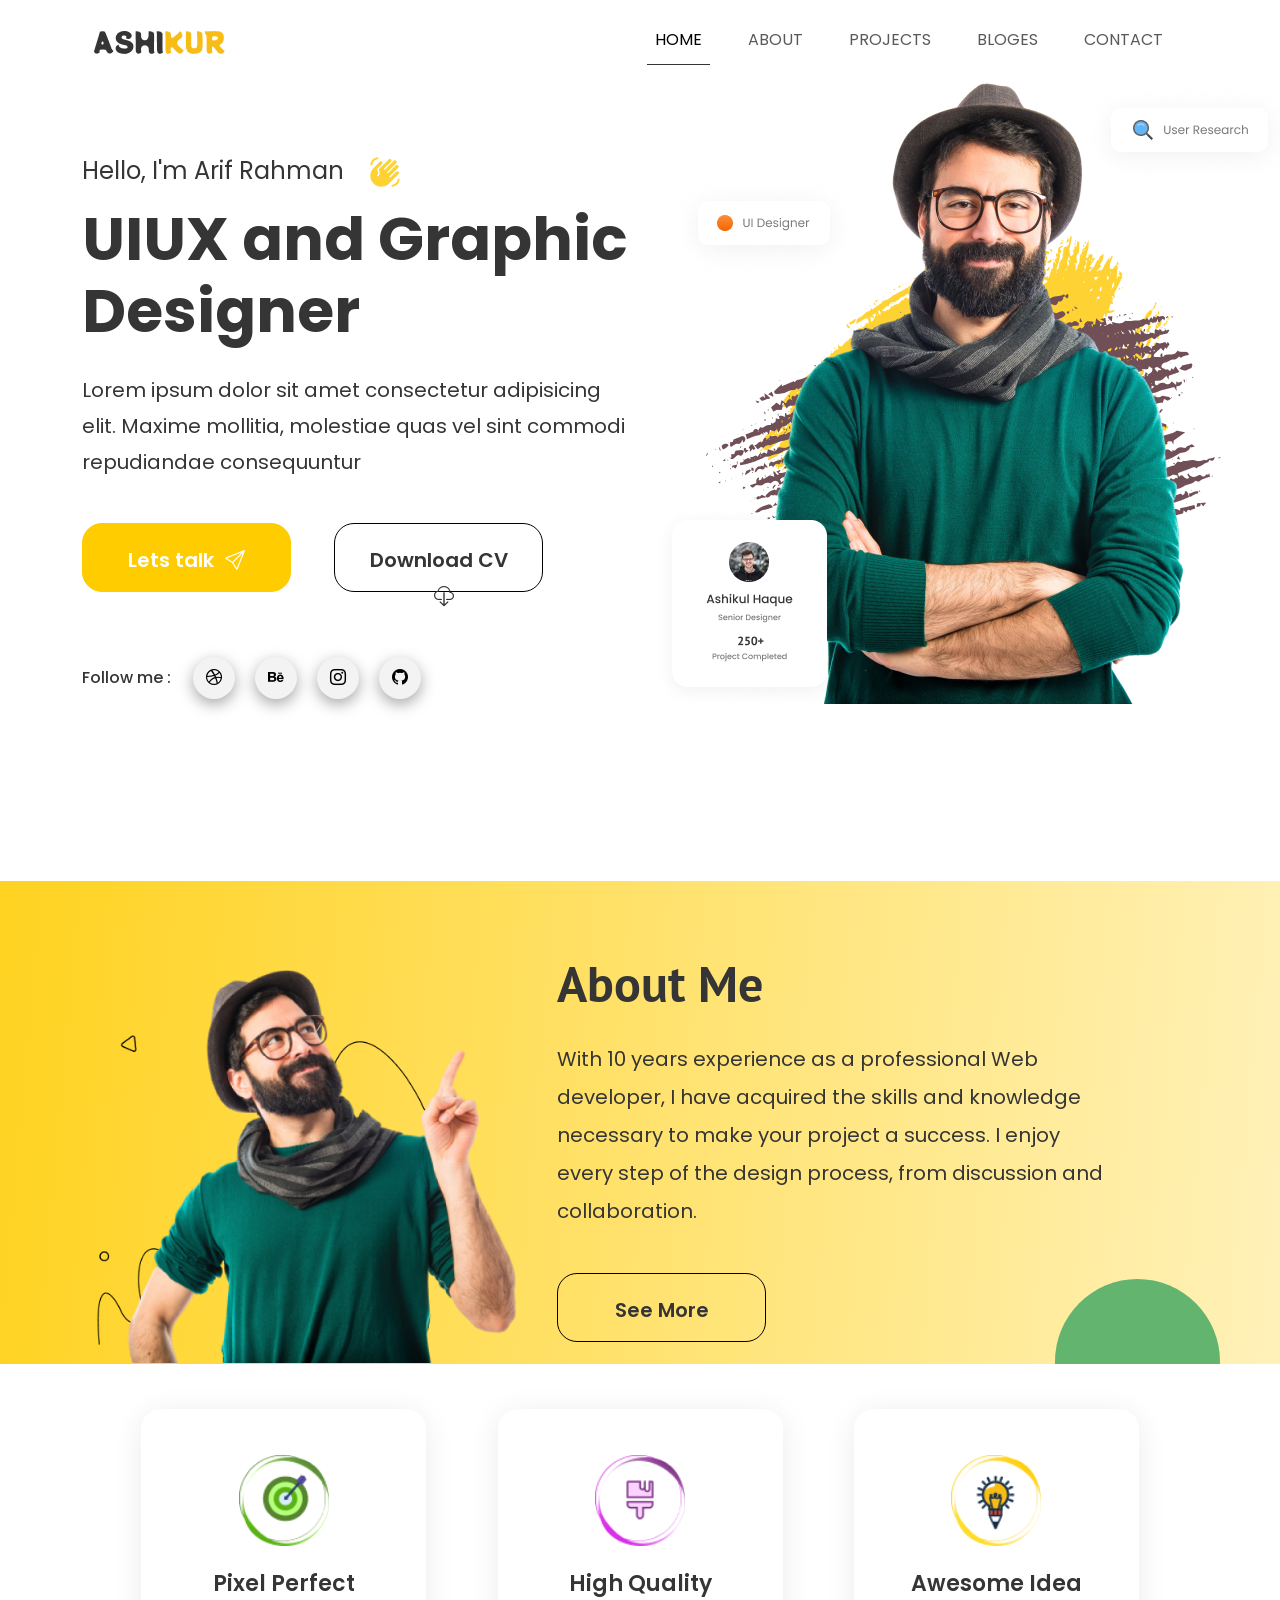
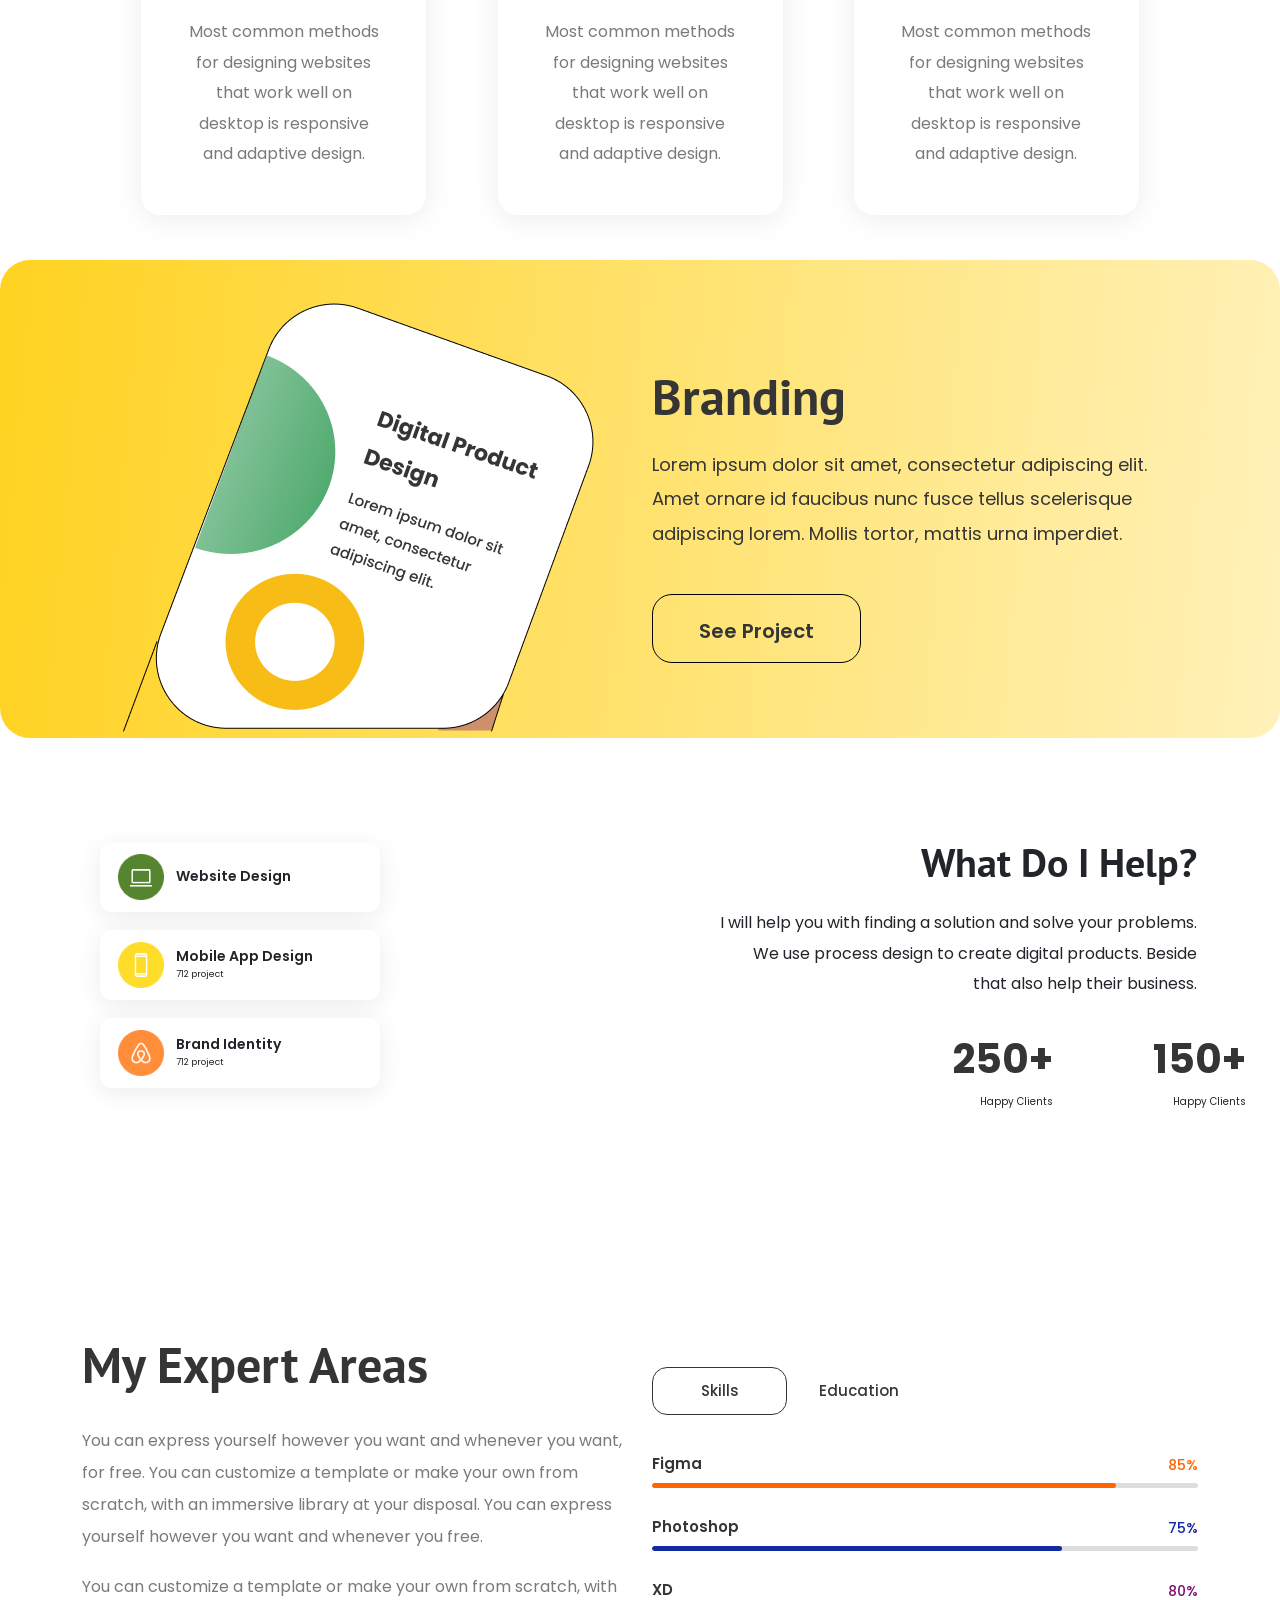
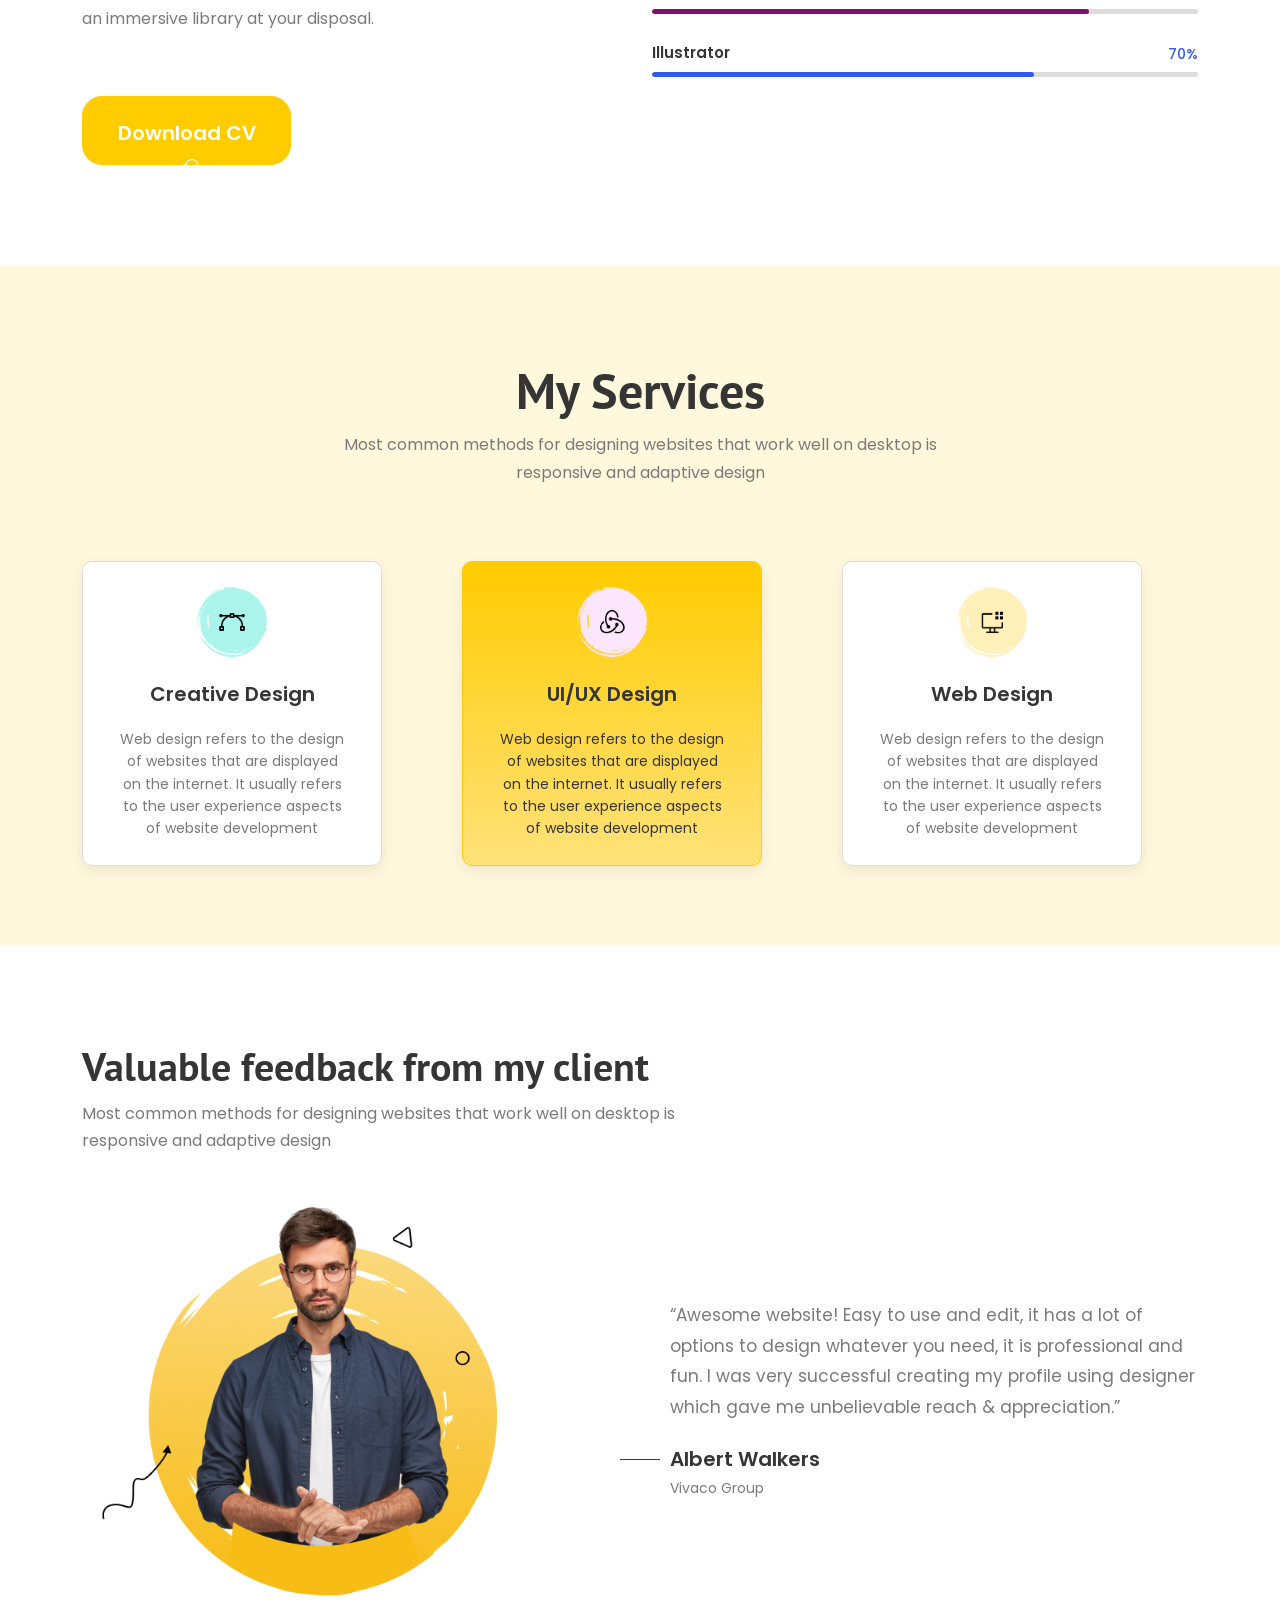
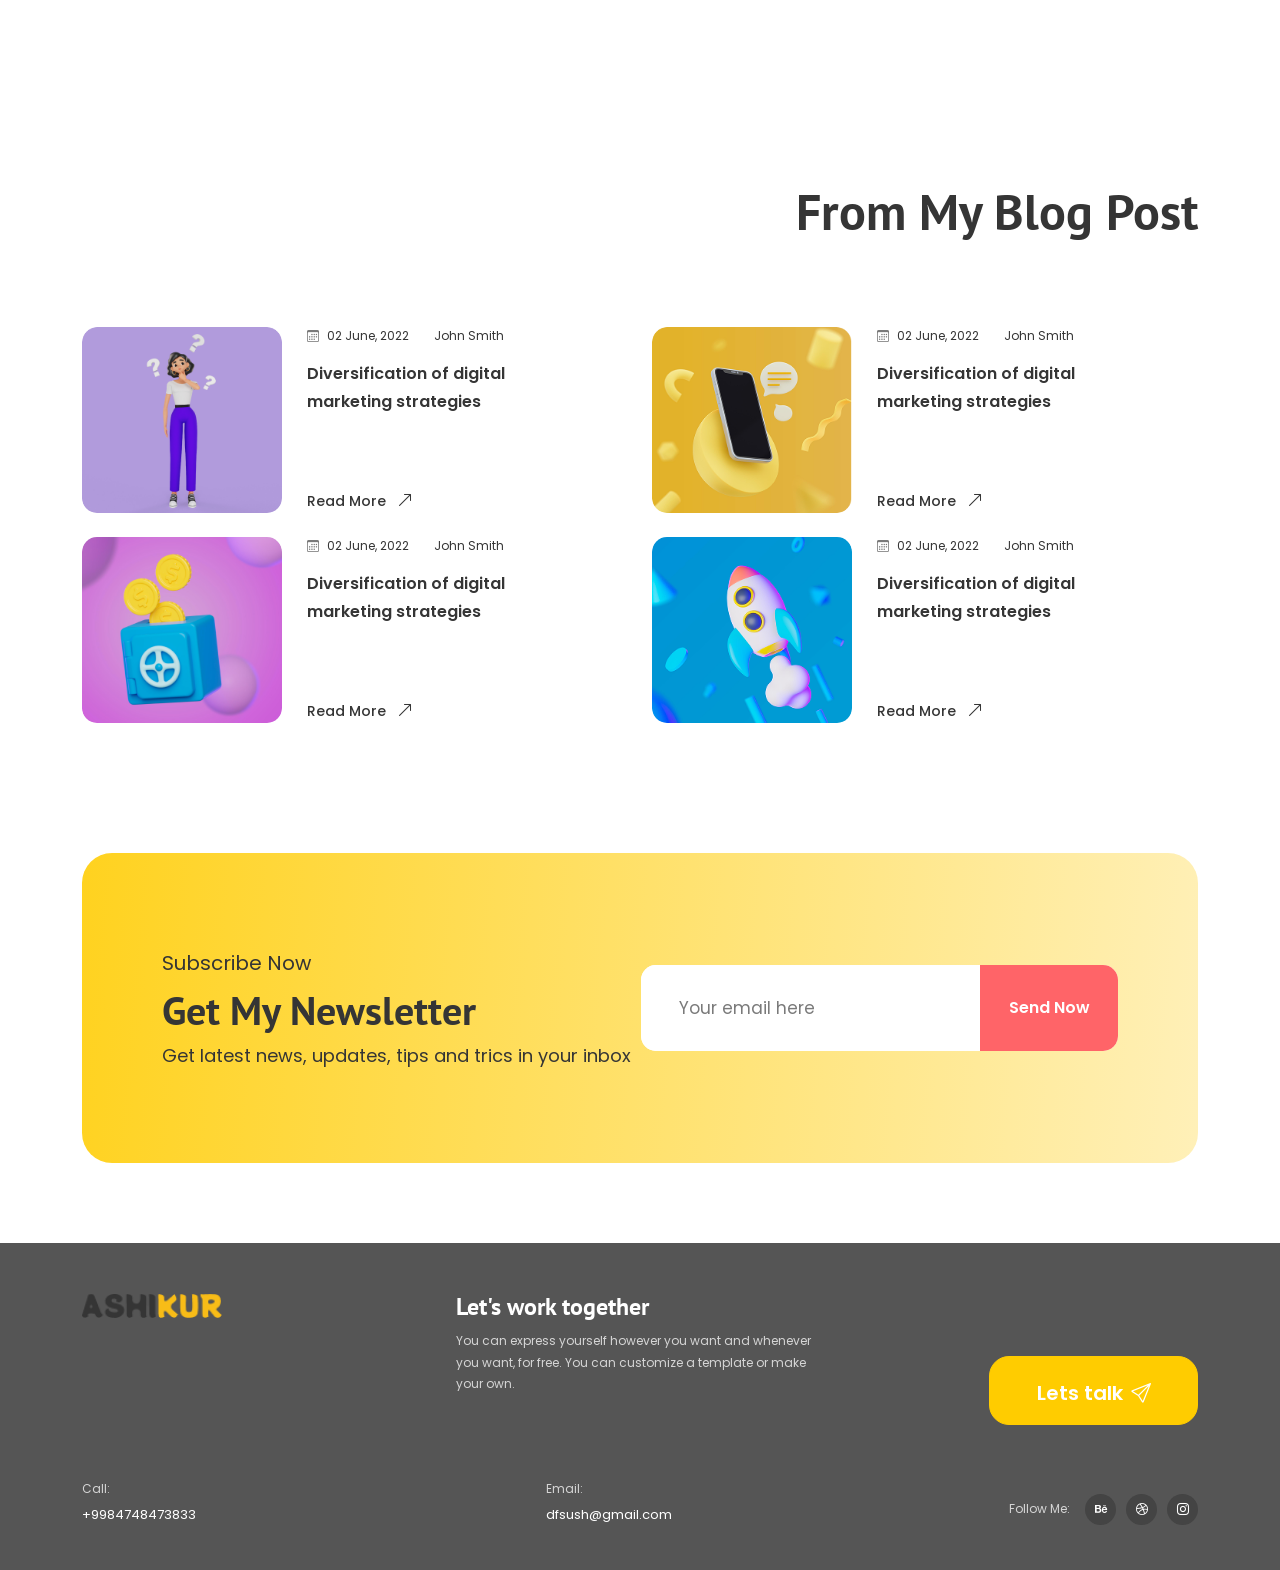
<file: index.html>
<!DOCTYPE html>
<html lang="en">

<head>
    <meta charset="UTF-8">
    <meta name="viewport" content="width=device-width, initial-scale=1.0">
    <title>ASHIKUR</title>
    <link rel="stylesheet" href="https://cdn.jsdelivr.net/npm/bootstrap-icons@1.13.1/font/bootstrap-icons.min.css">
    <link rel="stylesheet" href="./css/all.min.css">
    <link rel="stylesheet" href="./css/bootstrap.min.css">
    <link rel="stylesheet" href="./css/style.css">
    <link rel="stylesheet" href="./css/responsive.css">
</head>

<body>
    <!-- header -->
    <header>
        <nav>
            <div class="container">
                <nav class="navbar navbar-expand-lg">
                    <div class="container-fluid">
                        <a class="navbar-brand" href="#"><img src="./Images/Logo.png" alt=""></a>
                        <button class="navbar-toggler" type="button" data-bs-toggle="collapse"
                            data-bs-target="#navbarSupportedContent" aria-controls="navbarSupportedContent"
                            aria-expanded="false" aria-label="Toggle navigation">
                            <span><img src="./Images/menu.svg" alt=""></span>
                        </button>
                        <div class="collapse navbar-collapse " id="navbarSupportedContent">
                            <ul class="navbar-nav ms-auto mb-2 mb-lg-0">
                                <li class="nav-item">
                                    <a class="nav-link active" aria-current="page" href="#">HOME</a>
                                </li>
                                <li class="nav-item">
                                    <a class="nav-link" href="./about.html">ABOUT</a>
                                </li>
                                <li class="nav-item">
                                    <a class="nav-link" href="#">PROJECTS</a>
                                </li>
                                <li class="nav-item">
                                    <a class="nav-link" href="#">BLOGES</a>
                                </li>
                                <li class="nav-item">
                                    <a class="nav-link" href="#">CONTACT</a>
                                </li>

                            </ul>

                        </div>
                    </div>
                </nav>
            </div>
        </nav>
    </header>
    <!-- header end -->
    <!-- main -->
    <main>
        <section id="hero">
            <div class="container">
                <div class="row d-flex justify-content-between">
                    <div class="herocnt col-lg-6 order-2 order-lg-1">
                        <h4>Hello, I'm Arif Rahman <img src="./Images/hand_wave.svg" alt=""></h4>
                        <h1>UIUX and Graphic Designer</h1>
                        <p>Lorem ipsum dolor sit amet consectetur adipisicing elit. Maxime mollitia, molestiae quas vel
                            sint commodi repudiandae consequuntur </p>
                        <div class="herobtn ">
                            <a href="#" class="btn">Lets talk<i class="bi bi-send"></i></a>
                            <a href="#" class="btn ghost">Download CV <i class="bi bi-cloud-download"></i></a>
                        </div>
                        <div class="sociallinks">
                            <b>Follow me :</b>
                            <a href="#"><i class="bi bi-dribbble"></i></a>
                            <a href="#"><i class="bi bi-behance"></i></a>
                            <a href="#"><i class="bi bi-instagram"></i></a>
                            <a href="#"><i class="bi bi-github"></i></a>
                        </div>
                    </div>

                    <div class="heroimg col-lg-6 order-1 order-lg-2">
                        <img src="./Images/banner_img.png" alt="">
                    </div>
                </div>
            </div>
        </section>
        <section id="about">
            <div class="container">
                <div class="green-circle"></div>
                <div class="row" d-flex justify-content-between>
                    <div class="aboutimg col-lg-5 order-2 order-lg-1">
                        <img src="./Images/about_img.png" alt="">
                    </div>
                    <div class="aboutcnt col-lg-6 order-1 order-lg-2 ">
                        <h2>About Me</h2>
                        <p>With 10 years experience as a professional Web developer, I have acquired the skills and
                            knowledge necessary to make your project a success. I enjoy every step of the design
                            process, from discussion and collaboration.</p>
                        <a href="#" class="btn ghost">See More</a>
                    </div>

                </div>
            </div>
        </section>
        <section id="quality">
            <div class="container">
                <div class="row d-flex justify-content-evenly">

                    <div class="card col-lg-3">
                        <img src="./Images/ins1.png" alt="">

                        <div class="card-content">
                            <h5>Pixel Perfect</h5>
                            <p>
                                Most common methods for designing websites that work well on desktop is responsive and
                                adaptive design.
                            </p>
                        </div>
                    </div>

                    <div class="card col-lg-3">
                        <img src="./Images/ins2.png" alt="">

                        <div class="card-content">
                            <h5>High Quality</h5>
                            <p>
                                Most common methods for designing websites that work well on desktop is responsive and
                                adaptive design.
                            </p>
                        </div>
                    </div>

                    <div class="card col-lg-3">
                        <img src="./Images/ins3.png" alt="">

                        <div class="card-content">
                            <h5>Awesome Idea</h5>
                            <p>
                                Most common methods for designing websites that work well on desktop is responsive and
                                adaptive design.
                            </p>
                        </div>
                    </div>

                </div>
            </div>
        </section>
        <section id="branding">
            <div class="container">
                <div class="row">
                    <div class="brandimg col-6 order-lg-1 order-2">
                        <img src="./Images/Branding.png" alt="">
                    </div>
                    <div class="brandcnt col-6 order-lg-2 order-1">
                        <h2>Branding</h2>
                        <p>Lorem ipsum dolor sit amet, consectetur adipiscing elit. Amet ornare id faucibus nunc fusce
                            tellus scelerisque adipiscing lorem. Mollis tortor, mattis urna imperdiet.</p>
                        <a href="#" class="btn ghost">See Project</a>
                    </div>
                    <div class="shape"><img src="./Images/Ellipse 56.png" alt=""></div>
                </div>
            </div>
        </section>
        <section id="help">
            <div class="container">
                <div class="row">

                    <div class="cards col-lg-4 order-lg-1 order-2">
                        <div class="card">
                            <img src="./Images/website.png" alt="">
                            <div>
                                <h6>Website Design</h6>
                            </div>
                        </div>

                        <div class="card">
                            <img src="./Images/mobile.png" alt="">
                            <div>
                                <h6>Mobile App Design</h6>
                                <small>712 project</small>
                            </div>
                        </div>

                        <div class="card">
                            <img src="./Images/brndidentity.png" alt="">
                            <div>
                                <h6>Brand Identity</h6>
                                <small>712 project</small>
                            </div>
                        </div>
                    </div>

                    <div class="info col-lg-6 order-lg-2 order-1">
                        <h3>What Do I Help?</h3>

                        <p>
                            I will help you with finding a solution and solve your
                            problems. We use process design to create digital products.
                            Beside that also help their business.
                        </p>

                        <div class="success">
                            <div>
                                <strong>250+</strong>
                                <span>Happy Clients</span>
                            </div>

                            <div>
                                <strong>150+</strong>
                                <span>Happy Clients</span>
                            </div>
                        </div>
                    </div>

                </div>
            </div>
        </section>
        <section id="expert">
            <div class="container">
                <div class="row align-items-center">

                    <!-- Left Side -->
                    <div class="col-lg-6">

                        <h2>My Expert Areas</h2>

                        <p>
                            You can express yourself however you want and whenever
                            you want, for free. You can customize a template or make
                            your own from scratch, with an immersive library at your
                            disposal. You can express yourself however you want and
                            whenever you free.
                        </p>

                        <p>
                            You can customize a template or make your own from
                            scratch, with an immersive library at your disposal.
                        </p>

                        <a href="#" class="btn ">
                            Download CV
                            <i class="bi bi-cloud-download"></i>
                        </a>

                    </div>


                    <!-- Right Side -->
                    <div class="col-lg-6">

                        <!-- Tab Buttons -->
                        <div class="expert-tabs">

                            <input type="radio" name="expert-tab" id="skills" checked>
                            <label for="skills">Skills</label>

                            <input type="radio" name="expert-tab" id="education">
                            <label for="education">Education</label>


                            <!-- Skills Content -->
                            <div class="skills-content">

                                <div class="skill">
                                    <div class="d-flex justify-content-between">
                                        <h6>Figma</h6>
                                        <span>85%</span>
                                    </div>

                                    <div class="progress">
                                        <div class="progress-bar figma" style="width: 85%;">
                                        </div>
                                    </div>
                                </div>


                                <div class="skill">
                                    <div class="d-flex justify-content-between">
                                        <h6>Photoshop</h6>
                                        <span>75%</span>
                                    </div>

                                    <div class="progress">
                                        <div class="progress-bar photoshop" style="width: 75%;">
                                        </div>
                                    </div>
                                </div>


                                <div class="skill">
                                    <div class="d-flex justify-content-between">
                                        <h6>XD</h6>
                                        <span>80%</span>
                                    </div>

                                    <div class="progress">
                                        <div class="progress-bar xd" style="width: 80%;">
                                        </div>
                                    </div>
                                </div>


                                <div class="skill">
                                    <div class="d-flex justify-content-between">
                                        <h6>Illustrator</h6>
                                        <span>70%</span>
                                    </div>

                                    <div class="progress">
                                        <div class="progress-bar illustrator" style="width: 70%;">
                                        </div>
                                    </div>
                                </div>

                            </div>


                            <!-- Education Content -->
                            <div class="education-content">

                                <div class="education-item">
                                    <h5>Secondary School Certificate</h5>
                                    <span>2024 - 2026</span>
                                    <p>
                                        Completed secondary education with a strong
                                        interest in technology, mathematics and
                                        web development.
                                    </p>
                                </div>


                                <div class="education-item">
                                    <h5>Web Design & Development</h5>
                                    <span>2025 - Present</span>
                                    <p>
                                        Learning HTML, CSS, Bootstrap, responsive
                                        web design and modern front-end development.
                                    </p>
                                </div>


                                <div class="education-item">
                                    <h5>UI/UX Design</h5>
                                    <span>2026 - Present</span>
                                    <p>
                                        Developing skills in UI design, layout,
                                        typography, color theory and user experience.
                                    </p>
                                </div>

                            </div>

                        </div>

                    </div>

                </div>
            </div>
        </section>
        <section id="services">
            <div class="container">

                <!-- Heading -->
                <div class="service-heading">
                    <h2>My Services</h2>

                    <p>
                        Most common methods for designing websites that work well on
                        desktop is responsive and adaptive design
                    </p>
                </div>


                <!-- Service Cards -->
                <div class="row justify-content-center g-4">

                    <!-- Creative Design -->
                    <div class="col-lg-4 col-md-6">

                        <div class="service-card">

                            <div class="service-icon">
                                <img src="./Images/service1.png" alt="">
                            </div>

                            <div class="service-content">

                                <h4>Creative Design</h4>

                                <p>
                                    Web design refers to the design of websites that
                                    are displayed on the internet. It usually refers
                                    to the user experience aspects of website
                                    development
                                </p>

                            </div>

                        </div>

                    </div>


                    <!-- UI/UX Design -->
                    <div class="col-lg-4 col-md-6">

                        <div class="service-card active">

                            <div class="service-icon">
                                <img src="./Images/service2.png" alt="">
                            </div>

                            <div class="service-content">

                                <h4>UI/UX Design</h4>

                                <p>
                                    Web design refers to the design of websites that
                                    are displayed on the internet. It usually refers
                                    to the user experience aspects of website
                                    development
                                </p>

                            </div>

                        </div>

                    </div>


                    <!-- Web Design -->
                    <div class="col-lg-4 col-md-6">

                        <div class="service-card">

                            <div class="service-icon">
                                <img src="./Images/service3.png" alt="">
                            </div>

                            <div class="service-content">

                                <h4>Web Design</h4>

                                <p>
                                    Web design refers to the design of websites that
                                    are displayed on the internet. It usually refers
                                    to the user experience aspects of website
                                    development
                                </p>

                            </div>

                        </div>

                    </div>

                </div>

            </div>
        </section>
        <section id="feedback">
            <div class="container">

                <div class="feedback-heading">
                    <h2>Valuable feedback from my client</h2>
                    <p>
                        Most common methods for designing websites that work well on desktop is
                        responsive and adaptive design
                    </p>
                </div>

                <div class="feedback-content">

                    <div class="feedback-img">
                        <img src="./Images/feedback.png" alt="">
                    </div>

                    <div class="feedback-text">
                        <p>
                            “Awesome website! Easy to use and edit, it has a lot of options
                            to design whatever you need, it is professional and fun. I was
                            very successful creating my profile using designer which gave me
                            unbelievable reach & appreciation.”
                        </p>

                        <h4>Albert Walkers</h4>
                        <span>Vivaco Group</span>
                    </div>

                </div>

            </div>
        </section>
        <section id="blog">
            <div class="container">

                <div class="blog-heading">
                    <h2>From My Blog Post</h2>
                </div>

                <div class="row g-4">

                    <!-- Blog 1 -->
                    <div class="col-lg-6">
                        <div class="blog-item">
                            <div class="blog-img">
                                <img src="./Images/blog1.png" alt="">
                            </div>

                            <div class="blog-content">
                                <div class="blog-meta">
                                    <span><i class="bi bi-calendar3"></i> 02 June, 2022</span>
                                    <span>John Smith</span>
                                </div>

                                <h4>Diversification of digital marketing strategies</h4>

                                <a href="#">
                                    Read More
                                    <i class="bi bi-arrow-up-right"></i>
                                </a>
                            </div>
                        </div>
                    </div>

                    <!-- Blog 2 -->
                    <div class="col-lg-6">
                        <div class="blog-item">
                            <div class="blog-img">
                                <img src="./Images/blog2.png" alt="">
                            </div>

                            <div class="blog-content">
                                <div class="blog-meta">
                                    <span><i class="bi bi-calendar3"></i> 02 June, 2022</span>
                                    <span>John Smith</span>
                                </div>

                                <h4>Diversification of digital marketing strategies</h4>

                                <a href="#">
                                    Read More
                                    <i class="bi bi-arrow-up-right"></i>
                                </a>
                            </div>
                        </div>
                    </div>

                    <!-- Blog 3 -->
                    <div class="col-lg-6">
                        <div class="blog-item">
                            <div class="blog-img">
                                <img src="./Images/blog3.png" alt="">
                            </div>

                            <div class="blog-content">
                                <div class="blog-meta">
                                    <span><i class="bi bi-calendar3"></i> 02 June, 2022</span>
                                    <span>John Smith</span>
                                </div>

                                <h4>Diversification of digital marketing strategies</h4>

                                <a href="#">
                                    Read More
                                    <i class="bi bi-arrow-up-right"></i>
                                </a>
                            </div>
                        </div>
                    </div>

                    <!-- Blog 4 -->
                    <div class="col-lg-6">
                        <div class="blog-item">
                            <div class="blog-img">
                                <img src="./Images/blog4.png" alt="">
                            </div>

                            <div class="blog-content">
                                <div class="blog-meta">
                                    <span><i class="bi bi-calendar3"></i> 02 June, 2022</span>
                                    <span>John Smith</span>
                                </div>

                                <h4>Diversification of digital marketing strategies</h4>

                                <a href="#">
                                    Read More
                                    <i class="bi bi-arrow-up-right"></i>
                                </a>
                            </div>
                        </div>
                    </div>

                </div>
            </div>
        </section>
        <!-- Newsletter -->
        <section id="newsletter">
            <div class="container">
                <div class="newsletter-box">

                    <div class="newsletter-content">
                        <span>Subscribe Now</span>
                        <h2>Get My Newsletter</h2>
                        <p>Get latest news, updates, tips and trics in your inbox</p>
                    </div>

                    <form class="newsletter-form">
                        <input type="email" placeholder="Your email here">
                        <button type="submit">Send Now</button>
                    </form>

                </div>
            </div>
        </section>
        <!-- Newsletter End -->
    </main>
    <!-- main end -->
     <!-- Footer -->
<footer id="footer">
    <div class="container">

        <div class="footer-top">

            <!-- Logo -->
            <div class="footer-logo">
                <img src="./Images/Logo.png" alt="ASHIKUR">
            </div>

            <!-- Work Together -->
            <div class="footer-work">
                <h3>Let's work together</h3>
                <p>
                    You can express yourself however you want and
                    whenever you want, for free. You can customize a
                    template or make your own.
                </p>
            </div>

            <!-- Let's Talk Button -->
            <div class="footer-btn">
                <a href="#" class="btn">
                    Lets talk <i class="bi bi-send"></i>
                </a>
            </div>

        </div>


        <div class="footer-bottom">

            <!-- Call -->
            <div class="footer-contact">
                <span>Call:</span>
                <p>+9984748473833</p>
            </div>

            <!-- Email -->
            <div class="footer-contact">
                <span>Email:</span>
                <p>dfsush@gmail.com</p>
            </div>

            <!-- Social -->
            <div class="footer-social">
                <span>Follow Me:</span>

                <a href="#">
                    <i class="bi bi-behance"></i>
                </a>

                <a href="#">
                    <i class="bi bi-dribbble"></i>
                </a>

                <a href="#">
                    <i class="bi bi-instagram"></i>
                </a>
            </div>

        </div>

    </div>
</footer>
<!-- Footer End -->
    <script src="./js/bootstrap.bundle.js"></script>
</body>

</html>
</file>
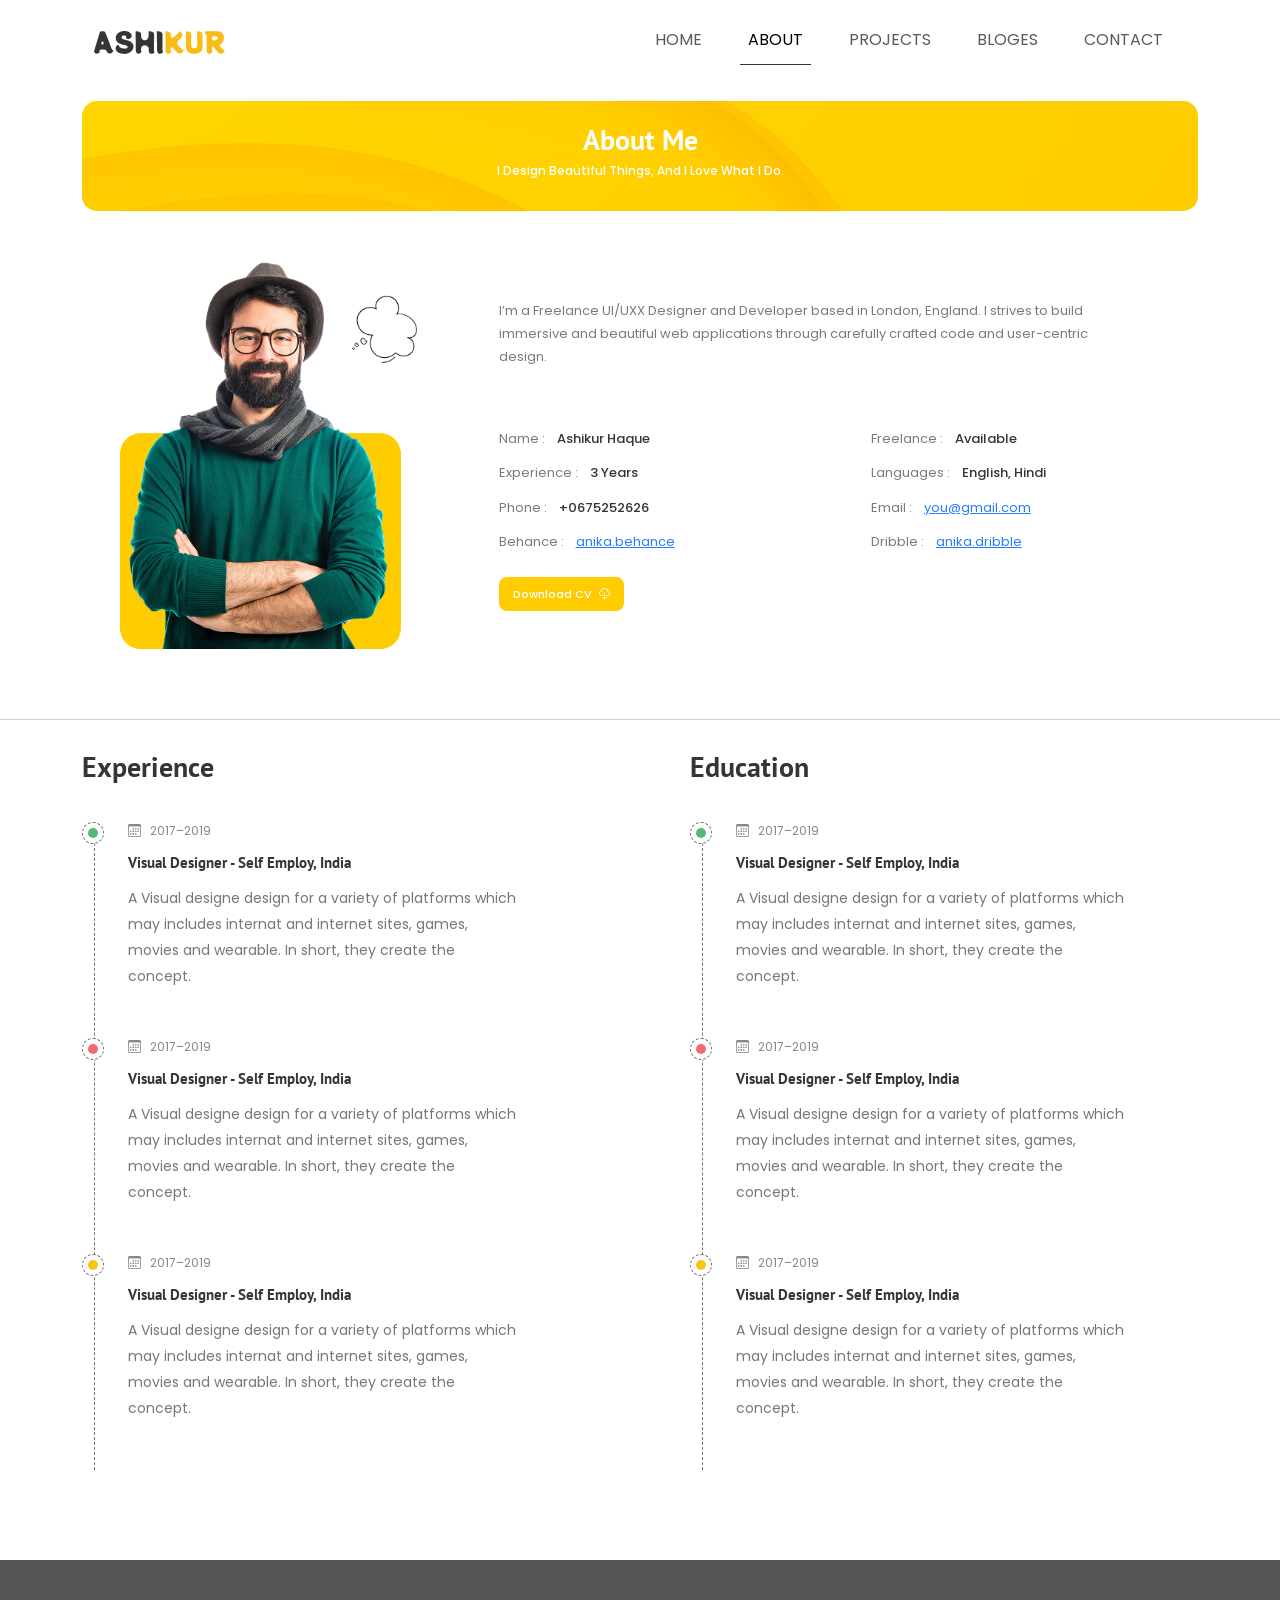
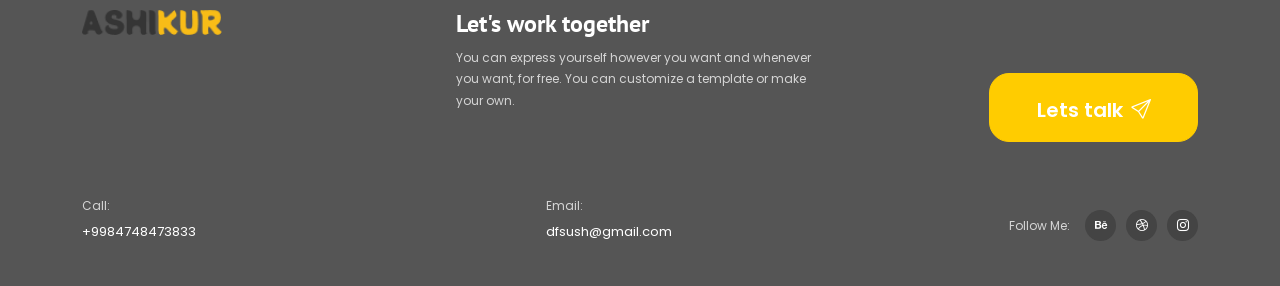
<file: about.html>
<!DOCTYPE html>
<html lang="en">

<head>
    <meta charset="UTF-8">
    <meta name="viewport" content="width=device-width, initial-scale=1.0">
    <title>ASHIKUR</title>
    <link rel="stylesheet" href="https://cdn.jsdelivr.net/npm/bootstrap-icons@1.13.1/font/bootstrap-icons.min.css">
    <link rel="stylesheet" href="./css/all.min.css">
    <link rel="stylesheet" href="./css/bootstrap.min.css">
    <link rel="stylesheet" href="./css/style.css">
    <link rel="stylesheet" href="./css/about.css">
    <link rel="stylesheet" href="./css/responsive.css">
</head>

<body>
    <!-- header -->
    <header>
        <nav>
            <div class="container">
                <nav class="navbar navbar-expand-lg">
                    <div class="container-fluid">
                        <a class="navbar-brand" href="#"><img src="./Images/Logo.png" alt=""></a>
                        <button class="navbar-toggler" type="button" data-bs-toggle="collapse"
                            data-bs-target="#navbarSupportedContent" aria-controls="navbarSupportedContent"
                            aria-expanded="false" aria-label="Toggle navigation">
                            <span><img src="./Images/menu.svg" alt=""></span>
                        </button>
                        <div class="collapse navbar-collapse " id="navbarSupportedContent">
                            <ul class="navbar-nav ms-auto mb-2 mb-lg-0">
                                <li class="nav-item">
                                    <a class="nav-link" aria-current="page" href="./index.html">HOME</a>
                                </li>
                                <li class="nav-item">
                                    <a class="nav-link active" href="./about.html">ABOUT</a>
                                </li>
                                <li class="nav-item">
                                    <a class="nav-link" href="#">PROJECTS</a>
                                </li>
                                <li class="nav-item">
                                    <a class="nav-link" href="#">BLOGES</a>
                                </li>
                                <li class="nav-item">
                                    <a class="nav-link" href="#">CONTACT</a>
                                </li>

                            </ul>

                        </div>
                    </div>
                </nav>
            </div>
        </nav>
    </header>
    <body>
<!-- About Section -->
<section id="about-page">

    <div class="container">

        <!-- About Heading -->
        <div class="about-heading">

            <h1>About Me</h1>

            <p>
                I Design Beautiful Things, And I Love What I Do.
            </p>

        </div>


        <!-- About Content -->
        <div class="about-content">

            <!-- About Image -->
            <div class="about-photo">

                <img src="./Images/about_image.png" alt="About Me">

            </div>


            <!-- About Information -->
            <div class="about-details">

                <!-- Description -->
                <p class="about-description">
                    I’m a Freelance UI/UXX Designer and Developer based in London,
                    England. I strives to build immersive and beautiful web applications
                    through carefully crafted code and user-centric design.
                </p>


                <!-- Personal Information -->
                <div class="about-info">

                    <div>
                        <span>Name :</span>
                        <strong>Ashikur Haque</strong>
                    </div>

                    <div>
                        <span>Freelance :</span>
                        <strong>Available</strong>
                    </div>

                    <div>
                        <span>Experience :</span>
                        <strong>3 Years</strong>
                    </div>

                    <div>
                        <span>Languages :</span>
                        <strong>English, Hindi</strong>
                    </div>

                    <div>
                        <span>Phone :</span>
                        <strong>+0675252626</strong>
                    </div>

                    <div>
                        <span>Email :</span>
                        <a href="#">you@gmail.com</a>
                    </div>

                    <div>
                        <span>Behance :</span>
                        <a href="#">anika.behance</a>
                    </div>

                    <div>
                        <span>Dribble :</span>
                        <a href="#">anika.dribble</a>
                    </div>

                </div>


                <!-- Download CV -->
                <a href="#" class="about-cv">
                    Download CV
                    <i class="bi bi-cloud-download"></i>
                </a>

            </div>

        </div>

    </div>

</section>
<!-- Experience & Education -->
<section id="experience">
    <div class="container">

        <div class="experience-row">

            <!-- Experience -->
            <div class="timeline-column">

                <h2>Experience</h2>

                <div class="timeline">

                    <!-- Item 1 -->
                    <div class="timeline-item green">

                        <div class="timeline-date">
                            <i class="bi bi-calendar3"></i>
                            <span>2017–2019</span>
                        </div>

                        <h4>Visual Designer - Self Employ, India</h4>

                        <p>
                            A Visual designe design for a variety of platforms
                            which may includes internat and internet sites,
                            games, movies and wearable. In short, they create
                            the concept.
                        </p>

                    </div>


                    <!-- Item 2 -->
                    <div class="timeline-item red">

                        <div class="timeline-date">
                            <i class="bi bi-calendar3"></i>
                            <span>2017–2019</span>
                        </div>

                        <h4>Visual Designer - Self Employ, India</h4>

                        <p>
                            A Visual designe design for a variety of platforms
                            which may includes internat and internet sites,
                            games, movies and wearable. In short, they create
                            the concept.
                        </p>

                    </div>


                    <!-- Item 3 -->
                    <div class="timeline-item yellow">

                        <div class="timeline-date">
                            <i class="bi bi-calendar3"></i>
                            <span>2017–2019</span>
                        </div>

                        <h4>Visual Designer - Self Employ, India</h4>

                        <p>
                            A Visual designe design for a variety of platforms
                            which may includes internat and internet sites,
                            games, movies and wearable. In short, they create
                            the concept.
                        </p>

                    </div>

                </div>

            </div>


            <!-- Education -->
            <div class="timeline-column">

                <h2>Education</h2>

                <div class="timeline">

                    <!-- Item 1 -->
                    <div class="timeline-item green">

                        <div class="timeline-date">
                            <i class="bi bi-calendar3"></i>
                            <span>2017–2019</span>
                        </div>

                        <h4>Visual Designer - Self Employ, India</h4>

                        <p>
                            A Visual designe design for a variety of platforms
                            which may includes internat and internet sites,
                            games, movies and wearable. In short, they create
                            the concept.
                        </p>

                    </div>


                    <!-- Item 2 -->
                    <div class="timeline-item red">

                        <div class="timeline-date">
                            <i class="bi bi-calendar3"></i>
                            <span>2017–2019</span>
                        </div>

                        <h4>Visual Designer - Self Employ, India</h4>

                        <p>
                            A Visual designe design for a variety of platforms
                            which may includes internat and internet sites,
                            games, movies and wearable. In short, they create
                            the concept.
                        </p>

                    </div>


                    <!-- Item 3 -->
                    <div class="timeline-item yellow">

                        <div class="timeline-date">
                            <i class="bi bi-calendar3"></i>
                            <span>2017–2019</span>
                        </div>

                        <h4>Visual Designer - Self Employ, India</h4>

                        <p>
                            A Visual designe design for a variety of platforms
                            which may includes internat and internet sites,
                            games, movies and wearable. In short, they create
                            the concept.
                        </p>

                    </div>

                </div>

            </div>

        </div>

    </div>
</section>
<!-- Experience & Education End -->
      <!-- Footer -->
<footer id="footer">
    <div class="container">

        <div class="footer-top">

            <!-- Logo -->
            <div class="footer-logo">
                <img src="./Images/Logo.png" alt="ASHIKUR">
            </div>

            <!-- Work Together -->
            <div class="footer-work">
                <h3>Let's work together</h3>
                <p>
                    You can express yourself however you want and
                    whenever you want, for free. You can customize a
                    template or make your own.
                </p>
            </div>

            <!-- Let's Talk Button -->
            <div class="footer-btn">
                <a href="#" class="btn">
                    Lets talk <i class="bi bi-send"></i>
                </a>
            </div>

        </div>


        <div class="footer-bottom">

            <!-- Call -->
            <div class="footer-contact">
                <span>Call:</span>
                <p>+9984748473833</p>
            </div>

            <!-- Email -->
            <div class="footer-contact">
                <span>Email:</span>
                <p>dfsush@gmail.com</p>
            </div>

            <!-- Social -->
            <div class="footer-social">
                <span>Follow Me:</span>

                <a href="#">
                    <i class="bi bi-behance"></i>
                </a>

                <a href="#">
                    <i class="bi bi-dribbble"></i>
                </a>

                <a href="#">
                    <i class="bi bi-instagram"></i>
                </a>
            </div>

        </div>

    </div>
</footer>
<!-- Footer End -->
<!-- About Section End -->
    </body>
</file>
<file: css/style.css>
@import url('https://fonts.googleapis.com/css2?family=PT+Sans:ital,wght@0,400;0,700;1,400;1,700&family=Poppins:ital,wght@0,100;0,200;0,300;0,400;0,500;0,600;0,700;0,800;0,900;1,100;1,200;1,300;1,400;1,500;1,600;1,700;1,800;1,900&family=Potta+One&display=swap');

:root {
    --font-family: "Poppins", sans-serif;
    --second-family: "PT Sans", sans-serif;
    --third-family: "Potta One", sans-serif;
    --gray: #353535;
    --light-gray: #7a7a7a;
    --primary: #fc0;
}

* {
    margin: 0;
    padding: 0;
    box-sizing: border-box;
}

h1,
h2,
h3,
h4,
h5,
h6,
ul,
ol,
span,
p {
    margin: 0;
    padding: 0;
}

ul,
ol {
    list-style: none;
}

a {
    text-decoration: none;
}

body {
    font-family: var(--font-family);
}

.btn {
    margin-top: 43px;
    background: #fc0;
    border-radius: 20px;
    width: 209px;
    height: 69px;
    font-weight: 600;
    font-size: 20px;
    line-height: 180%;
    color: #fff;
    padding: 18px 17px;
        border: 1px solid #fc0;

}

.btn:hover {
    background: #353535;
    color: #fff;
    transform: translateY(-4px);
    box-shadow: 0 8px 18px rgba(0, 0, 0, 0.18);
}

.btn i {
    margin-left: 11px;
}

.btn.ghost {
    border: 1px solid #000;
    background: transparent;
    color: #353535;
}

.btn.ghost:hover {
    background: #fc0;
    border-color: #fc0;
    color: #353535;
    transform: translateY(-4px);
    box-shadow: 0 8px 18px rgba(0, 0, 0, 0.15);
}
h2{
    font-family: var(--second-family);
font-weight: 700;
font-size: 50px;
color: #353535;
margin: 26px 0;
}
/* common css end */
header {
    padding: 8px 1px;
}

header nav ul li a {
    margin: 0 15px;
    font-weight: 500;
    font-size: 15px;
    line-height: 200%;
    color: var(--gray)
}

header nav ul li a:hover {
    border-bottom: 1px solid #353535;


}

header nav ul li a.active {
    border-bottom: 1px solid #353535;

}

/* main */
#hero{
    padding-bottom: 170px;
}
#hero .herocnt h4 {
    font-weight: 400;
    font-size: 24px;
    color: #353535;
    margin-top: 75px;
}
#hero .herobtn{
        display: flex;
    align-items: center;
        gap: 5px;
}
#hero .btn.ghost{
        margin-left: 38px;

}
#hero .herocnt h4 img{
    margin-left: 19px;
}
#hero .herocnt h1 {
    font-weight: 700;
    font-size: 60px;
    color: #353535;
    margin: 15px 0 25px;
}

#hero .herocnt p {
    font-weight: 400;
    font-size: 20px;
    line-height: 180%;
    color: #353535;
}
#hero .herocnt .sociallinks{
    margin-top: 65px;
}
#hero .herocnt .sociallinks b{
    font-weight: 500;
font-size: 16px;
line-height: 180%;
color: #353535;
margin-right: 10px;

}
#hero .herocnt .sociallinks i{
    margin:0 8px;
    color: #000;
    width: 42px;
    height: 42px;
    border-radius: 50%;
    display: inline-block;
    text-align: center;
    line-height: 42px;
    background-color: #f4f3f3;
    box-shadow: rgba(0, 0, 0, 0.35) 0px 5px 15px;

}
#hero .herocnt .sociallinks i:hover{
        background: #fc0;
    color: #353535;
    transform: translateY(-1px);
}
/* about */
#about{
    padding: 47px 0 1px;
    background: linear-gradient(95.13deg, #fc0 -21.32%, #fff5cb 111.64%);
    position: relative;
    overflow: hidden;
}

#about p{
    font-weight: 400;
font-size: 20px;
line-height: 190%;
color: #353535;
}
#about .aboutimg img {
    max-width: 100%;
    height: auto;
}
#about .green-circle{
        position: absolute;
    width: 165px;
    height: 165px;
    background: #63b46f;
    border-radius: 50%;
    right: 60px;
    bottom: -80px;
}
#quality{
    padding: 45px;
}
#quality .card{
    border: none;
    box-shadow: 0 4px 30px 0 rgba(0, 0, 0, 0.08);
    text-align: center;
    padding: 46px 46px;
    border-radius: 20px;
}
#quality .card h5{
    margin: 18px 0 14px;
    font-weight: 600;
font-size: 22px;
line-height: 180%;
text-align: center;
color: #353535;
}
#quality .card p{
font-weight: 400;
font-size: 16px;
line-height: 190%;
text-align: center;
color: #7a7a7a;
}
#quality .card img{
width:90px;
margin: 0 auto;}
#branding{
    background: linear-gradient(95.13deg, #fc0 -21.32%, #fff5cb 111.64%);  
    padding: 25px 0px 0px; 
    position: relative;
    border-radius: 30px;
width: auto;
margin: auto;
}
#branding .brandimg{
    text-align: center;
}
#branding .brandcnt h2{
    margin: 82px 0 21px;
}
#branding .brandcnt p{
    font-weight: 400;
font-size: 18px;
line-height: 190%;
color: #353535; 
}
#branding .shape{
    position: absolute;
    left: 1319px;
    top: -20px;
}
#help {
    padding: 100px 0;
}

#help .row {
    align-items: center;
}

/* Left cards */
#help .cards {
    padding-left: 30px;
        margin-right: 189px;
}

#help .cards .card {
    width: 280px;
    height: 70px;

    display: flex;
    flex-direction: row;
    align-items: center;

    border: none;
    border-radius: 12px;
    padding: 10px 18px;
    margin-bottom: 18px;

    box-shadow: 0 5px 25px rgba(0, 0, 0, 0.08);
}

#help .card img {
    width: 46px;
    height: 46px;
    margin-right: 12px;
    flex-shrink: 0;
}

#help .card h6 {
    font-size: 14px;
    font-weight: 600;
}

#help .card small {
    display: block;
    font-size: 9px;
    margin-top: 3px;
}


/* Right content */
#help .info {
text-align: right;
}

#help .info h3 {
    font-family: var(--second-family);
    font-size: 40px;
    font-weight: 700;
    margin-bottom: 22px;
}

#help .info p {
    max-width: 550px;
    margin: auto;
margin-left: 65px;
    font-size: 16px;
    line-height: 1.9;
}


/* Statistics */
#help .success {
        margin-left: 350px;
    display: flex;
    justify-content: center;
    gap: 100px;
    margin-top: 30px;
}

#help .success div {
    display: flex;
    flex-direction: column;
}

#help .success strong {
font-weight: 700;
font-size: 40px;
text-align: right;
color: #353535
}

#help .success span {
    font-size: 10px;
    margin-top: 5px;
}
/* =========================
   EXPERT AREAS
========================= */

#expert {
    padding: 100px 0;
}

#expert h2 {
    font-family: var(--second-family);
    font-weight: 700;
    font-size: 50px;
    color: #353535;
    margin-bottom: 30px;
}

#expert .col-lg-6:first-child > p {
    font-weight: 400;
    font-size: 16px;
    line-height: 200%;
    color: #7a7a7a;
    max-width: 550px;
    margin-bottom: 18px;
}


/* =========================
   DOWNLOAD BUTTON
========================= */

#expert .btn-warning {
    margin-top: 20px;
    background: #fc0;
    border: none;
    border-radius: 10px;

    padding: 13px 17px;

    font-size: 14px;
    font-weight: 500;
    color: #fff;
}

#expert .btn-warning i {
    margin-left: 5px;
}


/* =========================
   EXPERT TABS
========================= */

#expert .expert-tabs {
    position: relative;
}


/* Hide radio buttons */

#expert .expert-tabs input {
    display: none;
}


/* Tab buttons */

#expert .expert-tabs label {
    display: inline-flex;

    justify-content: center;
    align-items: center;

    width: 135px;
    height: 48px;

    border: 1px solid transparent;
    border-radius: 15px;

    font-size: 15px;
    font-weight: 500;

    color: #353535;

    cursor: pointer;

    transition: 0.3s;
}


/* Active tab */

#expert #skills:checked + label,
#expert #education:checked + label {
    border: 1px solid #353535;
}


/* =========================
   SKILLS
========================= */

#expert .skills-content {
    margin-top: 40px;
}


/* Individual skill */

#expert .skill {
    margin-bottom: 30px;
}


/* Skill name */

#expert .skill h6 {
    font-size: 15px;
    font-weight: 600;
    color: #353535;
    margin-bottom: 10px;
}


/* Percentage */

#expert .skill span {
    font-size: 14px;
    font-weight: 500;
}


/* Progress background */

#expert .progress {
    height: 5px;
    background: #ddd;

    border-radius: 10px;
}


/* Progress bar */

#expert .progress-bar {
    border-radius: 10px;
}


/* Figma */

#expert .figma {
    background: #ff6500;
}


/* Photoshop */

#expert .photoshop {
    background: #1428a0;
}


/* XD */

#expert .xd {
    background: #80106e;
}


/* Illustrator */

#expert .illustrator {
    background: #315bea;
}


/* Percentage colors */

#expert .skill:nth-child(1) span {
    color: #ff6500;
}

#expert .skill:nth-child(2) span {
    color: #1428a0;
}

#expert .skill:nth-child(3) span {
    color: #80106e;
}

#expert .skill:nth-child(4) span {
    color: #315bea;
}


/* =========================
   EDUCATION
========================= */

/* Initially hidden */

#expert .education-content {
    display: none;
    margin-top: 35px;
}


/* When Education is selected */

#expert #education:checked ~ .skills-content {
    display: none;
}

#expert #education:checked ~ .education-content {
    display: block;
}


/* Education item */

#expert .education-item {
    margin-bottom: 25px;

    padding: 5px 0 5px 20px;

    border-left: 3px solid #fc0;
}


/* Education title */

#expert .education-item h5 {
    font-size: 18px;
    font-weight: 600;
    color: #353535;

    margin-bottom: 5px;
}


/* Education date */

#expert .education-item span {
    font-size: 13px;
    font-weight: 600;
    color: #fc0;
}


/* Education description */

#expert .education-item p {
    font-size: 14px;
    line-height: 1.7;

    color: #7a7a7a;

    margin-top: 8px;
}

#services {
    background: #fff8dc;
    padding: 70px 0 80px;
}


/* Heading */

#services .service-heading {
    max-width: 600px;
    margin: 0 auto 75px;
}

#services .service-heading h2 {
    font-family: var(--second-family);
    font-size: 50px;
    font-weight: 700;
    color: #353535;
    margin-bottom: 10px;
    text-align: center;
}

#services .service-heading p {
    font-size: 16px;
    line-height: 1.7;
    color: #7a7a7a;
        text-align: center;
}


/* =========================
   SERVICE CARD
========================= */

#services .service-card {

    width:300px;

    background: #fff;

    border: 1px solid #ddd;

    border-radius: 10px;

    padding: 25px 35px;

    text-align: center;

    box-shadow: 0 5px 15px rgba(0, 0, 0, 0.08);

    transition: 0.3s;
}


/* Active card */

#services .service-card.active {
    background: linear-gradient(
        180deg,
        #fc0 0%,
        #ffe27a 100%
    );

    border-color: #fc0;
}


/* =========================
   ICON
========================= */

#services .service-icon {
    width: 70px;
    height: 70px;

    margin: 0 auto 25px;

    display: flex;
    justify-content: center;
    align-items: center;
}

#services .service-icon img {
    width: 70px;
    height: 70px;

    object-fit: contain;
}


/* =========================
   TITLE
========================= */

#services .service-card h4 {
    font-size: 20px;
    font-weight: 600;

    color: #353535;

    margin-bottom: 22px;
}


/* Active title */

#services .service-card.active h4 {
    color: #353535;
}


/* =========================
   TEXT
========================= */

#services .service-card p {
    font-size: 14px;

    line-height: 1.6;

    color: #7a7a7a;

    margin: 0;
}


/* Active text */

#services .service-card.active p {
    color: #353535;
}


/* =========================
   HOVER
========================= */

#services .service-card:hover {
    transform: translateY(-5px);
}
/* =========================
   FEEDBACK
========================= */

#feedback {
    padding: 70px 0 80px;
    background: #fff;
}


/* =========================
   HEADING
========================= */

#feedback .feedback-heading {
    max-width: 650px;
    margin-bottom: 50px;
}

#feedback .feedback-heading h2 {
    font-family: var(--second-family);
    font-size: 40px;
    font-weight: 700;
    color: #353535;
    margin-bottom: 10px;
}

#feedback .feedback-heading p {
    font-size: 16px;
    line-height: 1.7;
    color: #7a7a7a;
}


/* =========================
   CONTENT
========================= */

#feedback .feedback-content {
    display: flex;
    align-items: center;
    justify-content: space-between;
}


/* =========================
   IMAGE
========================= */

#feedback .feedback-img {
    width: 45%;
    text-align: center;
            margin-left: -36px;
}

#feedback .feedback-img img {
    width: 100%;
    max-width: 400px;
    height: auto;
}


/* =========================
   TEXT
========================= */

#feedback .feedback-text {
    width: 50%;
    padding-left: 30px;
}

#feedback .feedback-text p {
    font-size: 17px;
    line-height: 1.8;
    color: #7a7a7a;
    margin-bottom: 25px;
}


/* =========================
   CLIENT NAME
========================= */

#feedback .feedback-text h4 {
    position: relative;

    font-size: 20px;
    font-weight: 600;
    color: #353535;

    margin-bottom: 5px;
}

#feedback .feedback-text h4::before {
    content: "";

    position: absolute;

    width: 40px;
    height: 1px;

    background: #353535;

    left: -50px;
    top: 50%;
}


/* =========================
   COMPANY
========================= */

#feedback .feedback-text span {
    font-size: 14px;
    color: #7a7a7a;
}

/* =========================
   BLOG
========================= */

#blog {
    padding: 80px 0;
    background: #fff;
}

/* Heading */

#blog .blog-heading {
    text-align: right;
    margin-bottom: 85px;
}

#blog .blog-heading h2 {
    font-family: var(--second-family);
    font-size: 50px;
    font-weight: 700;
    color: #353535;
}


/* Blog Item */

#blog .blog-item {
    display: flex;
    align-items: stretch;
    gap: 25px;
}


/* Image */

#blog .blog-img {
    width: 200px;
    height: 186px;
    flex-shrink: 0;
}

#blog .blog-img img {
    width: 100%;
    height: 100%;
    object-fit: cover;
    border-radius: 15px;
}


/* Content */

#blog .blog-content {
    flex: 1;
    display: flex;
    flex-direction: column;
}


/* Meta */

#blog .blog-meta {
    display: flex;
    align-items: center;
    gap: 25px;

    font-size: 12px;
    color: #353535;

    margin-bottom: 15px;
}

#blog .blog-meta i {
    margin-right: 5px;
    color: #7a7a7a;
}


/* Title */

#blog .blog-content h4 {
    font-size: 16px;
    font-weight: 600;
    line-height: 1.7;
    color: #353535;

    max-width: 220px;
}


/* Read More */

#blog .blog-content a {
    margin-top: auto;

    font-size: 14px;
    font-weight: 500;
    color: #353535;
}

#blog .blog-content a i {
    margin-left: 7px;
    font-size: 16px;
}


/* Hover */

#blog .blog-content a:hover {
    color: #fc0;
}

/* =========================
   NEWSLETTER
========================= */

#newsletter {
    padding: 50px 0 80px;
}

#newsletter .newsletter-box {
    min-height: 310px;

    background: linear-gradient(
        95deg,
        #ffd21f 0%,
        #fff0b8 100%
    );

    border-radius: 30px;

    display: flex;
    align-items: center;
    justify-content: space-between;

    padding: 50px 80px;
}


/* Content */

#newsletter .newsletter-content span {
    display: block;

    font-size: 20px;
    font-weight: 400;

    color: #353535;

    margin-bottom: 8px;
}

#newsletter .newsletter-content h2 {
    font-family: var(--second-family);

    font-size: 40px;
    font-weight: 700;

    color: #353535;

    margin: 0 0 8px;
}

#newsletter .newsletter-content p {
    font-size: 18px;
    font-weight: 400;

    color: #353535;

    margin: 0;
}


/* Form */

#newsletter .newsletter-form {
    width: 477px;
    height: 86px;

    display: flex;

    background: #fff;

    border-radius: 15px;

    overflow: hidden;
}

#newsletter .newsletter-form input {
    flex: 1;

    min-width: 0;

    border: none;
    outline: none;

    padding: 0 38px;

    font-family: var(--font-family);
    font-size: 17px;

    color: #353535;
}

#newsletter .newsletter-form input::placeholder {
    color: #7a7a7a;
}

#newsletter .newsletter-form button {
    width: 138px;

    border: none;
    outline: none;

    background: #ff6468;

    color: #fff;

    font-family: var(--font-family);
    font-size: 16px;
    font-weight: 600;

    cursor: pointer;

    transition: 0.3s;
}

#newsletter .newsletter-form button:hover {
    background: #353535;
}
/* main end */
/* =========================
   FOOTER
========================= */

#footer {
    background: #555555;
    padding: 50px 0 45px;
    position: relative;
    overflow: hidden;
}


/* Footer top */

#footer .footer-top {
    display: flex;
    align-items: flex-start;
    justify-content: space-between;
}


/* Logo */

#footer .footer-logo {
    width: 200px;
}

#footer .footer-logo img {
    width: 140px;
    height: auto;
}


/* Work */

#footer .footer-work {
    width: 360px;
}

#footer .footer-work h3 {
    font-family: var(--second-family);
    font-size: 24px;
    font-weight: 700;
    color: #fff;

    margin: 0 0 8px;
}

#footer .footer-work p {
    font-size: 12px;
    line-height: 1.8;
    color: #d5d5d5;

    margin: 0;
}


/* Button */

#footer .footer-btn {
    padding-top: 20px;
}



#footer .footer-btn .btn i {
    margin-left: 3px;
}


/* Footer bottom */

#footer .footer-bottom {
    display: flex;
    align-items: flex-end;
    justify-content: space-between;

    margin-top: 55px;
}


/* Contact */

#footer .footer-contact {
    width: 200px;
}

#footer .footer-contact span,
#footer .footer-social span {
    display: block;

    font-size: 12px;
    color: #d5d5d5;

    margin-bottom: 7px;
}

#footer .footer-contact p {
    font-size: 13px;
    color: #fff;

    margin: 0;
}


/* Social */

#footer .footer-social {
    display: flex;
    align-items: center;
    gap: 10px;
}

#footer .footer-social span {
    margin: 0 5px 0 0;
}

#footer .footer-social a {
    width: 31px;
    height: 31px;

    display: flex;
    align-items: center;
    justify-content: center;

    border-radius: 50%;

    background: #444;
    color: #fff;

    font-size: 12px;

    transition: 0.3s;
}

#footer .footer-social a:hover {
    background: #fc0;
    color: #353535;
}
</file>
<file: css/responsive.css>
/* Home Section */
@media (max-width: 767px) {

    header nav ul li a {
        display: inline-block;
        width: fit-content;
    }

    header {
        box-shadow: 0 4px 10px 0 rgba(0, 0, 0, 0.1);
    }

    #hero .herocnt {
        width: 100%;
    }

    #hero .herocnt h4 {
        font-size: 17px;
    }

    #hero .herocnt h1 {
        font-size: 34px;
    }

    #hero .herocnt p {
        font-size: 18px;
    }

    #hero .heroimg img {
        max-width: 100%;
        height: auto;
    }

    #hero .herocnt .btn {
        width: 192px;

    }

    #hero .herocnt .btn.ghost {
        margin-left: 0;
        margin-top: 20px;
    }

    .btn {
        width: 185px;
        padding: 18px 0px;
        height: 45px;
        margin-top: 20px;
        padding: 8px;
        font-size: 17px;
    }

    .order-1 {
        margin-top: 41px;
        margin-bottom: -36px;
        order: 1 !important;
    }

    #about .aboutimg img {
        transform: scaleX(-1);
        margin-top: 35px;
    }

    #about .green-circle {

        width: 158px;
        height: 153px;

        right: 15px;
        top: -76px;
    }

    #about .aboutcnt h2 {
        font-size: 34px;

    }

    #about .aboutcnt p {
        font-size: 17px;
    }

    #quality {
        padding: 30px 15px;
    }

    #quality .card {
        width: 100%;
        display: flex;
        flex-direction: row;
        align-items: flex-start;
        text-align: left;
        padding: 25px 20px;
        margin-bottom: 20px;
    }

    #quality .card img {
        width: 72px;
        margin: 29px 15px 0 0;
        flex-shrink: 0;
    }

    #quality .card-content {
        margin-left: 16px;
    }

    #quality .card h5 {
        margin-bottom: 8px;
        text-align: left;
    }

    #quality .card p {
        font-size: 13px;
        line-height: 1.6;
        text-align: left;
        margin-bottom: 24px;
    }

    #branding {
        padding: 0px 0px;

    }

    #branding .brandimg {
        width: 100%;
        margin-left: -40px;
    }

    #branding .brandimg img {
width: 430px;    }

    #branding .brandcnt h2 {
        margin: -8px 26px 21px;
        font-size: 28px;
    }

    #branding .brandcnt p {
        margin: 0px -203px 0px 28px;
        font-size: 16px;
    }

    #branding .brandcnt .btn.ghost {
        margin: 40px 0 41px 27px;

    }
     #help {
        padding: 60px 15px;
    }

    #help .row {
        display: flex;
        flex-direction: column;
    }

    /* Left cards */
    #help .cards {
        width: 100%;
        padding: 0;
    }

    #help .cards .card {
        width: 100%;
        height: 70px;

        display: flex;
        flex-direction: row;
        align-items: center;

        padding: 10px 15px;
        margin-bottom: 15px;
    }

    #help .card img {
        width: 45px;
        height: 45px;
        margin-right: 12px;
    }

    #help .card h6 {
        font-size: 14px;
    }

    #help .card small {
        font-size: 9px;
        margin-top: 3px;
    }


    /* Right content */
#help .info {

    text-align: left;
    margin-left: -171px;
    margin-bottom: 43px;
}

    #help .info h3 {
        font-size: 32px;
        margin-bottom: 18px;
    }

    #help .info p {
        width: 100%;
        max-width: 500px;
        margin: auto;

        font-size: 15px;
        line-height: 1.8;
    }


    /* Statistics */
    #help .success {
            margin-left: -130px;
        display: flex;
        justify-content: center;
        gap: 70px;
        margin-top: 30px;
    }

    #help .success strong {
        font-size: 26px;
    }

    #help .success span {
        font-size: 10px;
        margin-top: 4px;
    }
    #expert {
        padding: 60px 20px;
    }


    /* Left side */

    #expert h2 {
        font-size: 34px;
        margin-bottom: 20px;
    }

    #expert .col-lg-6:first-child > p {
        font-size: 15px;
        line-height: 1.8;
    }


    /* Right side */

    #expert .col-lg-6:last-child {
        margin-top: 50px;
    }


    /* Tabs */

    #expert .expert-tabs label {
        width: 120px;
        height: 45px;

        font-size: 14px;
    }


    /* Skills */

    #expert .skills-content {
        margin-top: 30px;
    }

    #expert .skill {
        margin-bottom: 25px;
    }


    /* Education */

    #expert .education-content {
        margin-top: 30px;
    }

    #expert .education-item h5 {
        font-size: 16px;
    }

    #expert .education-item p {
        font-size: 13px;
    }


    /* Download button */

    #expert .btn-warning {
        margin-top: 15px;
    }
        #services {
        padding: 45px 13px 50px;
    }


    /* Heading */

    #services {
        padding: 45px 13px 50px;
    }


    /* Heading */

    #services .service-heading {
        text-align: left;

        max-width: 100%;

        margin: 0 0 38px;
    }

    #services .service-heading h2 {
        font-size: 28px;
        margin-bottom: 10px;
    }

    #services .service-heading p {
        font-size: 13px;
        line-height: 1.8;
    }


    /* Card */

    #services .service-card {
        min-height: auto;

        display: flex;

        align-items: flex-start;

        text-align: left;

        padding: 22px 18px;

        border-radius: 10px;
    }


    /* Icon */

    #services .service-icon {
        width: 58px;
        height: 58px;

        flex-shrink: 0;

        margin: 0 15px 0 0;
    }

    #services .service-icon img {
        width: 58px;
        height: 58px;
    }


    /* Content */

    #services .service-content {
        flex: 1;
        min-width: 0;
    }


    /* Title */

    #services .service-content h4 {
        font-size: 15px;

        font-weight: 600;

        margin: 3px 0 10px;

        line-height: 1.2;
    }


    /* Description */

    #services .service-content p {
        font-size: 13px;

        line-height: 1.6;

        margin: 0;
    }
     #feedback {
        padding: 45px 15px 40px;
    }


    /* Heading */

    #feedback .feedback-heading {
        max-width: 100%;
        margin-bottom: 45px;
        text-align: left;
    }

    #feedback .feedback-heading h2 {
        font-size: 28px;
        line-height: 1.3;
        margin-bottom: 12px;
    }

    #feedback .feedback-heading p {
        font-size: 15px;
        line-height: 1.6;
    }


    /* Content */

    #feedback .feedback-content {
        display: flex;
        flex-direction: column;
        align-items: center;
    }


    /* Image */

    #feedback .feedback-img {
        width: 100%;
        text-align: center;
        margin-bottom: 35px;
    }

    #feedback .feedback-img img {
        width: 100%;
        max-width: 330px;
        height: auto;
    }


    /* Text */

    #feedback .feedback-text {
        width: 100%;
        padding-left: 0;
    }

    #feedback .feedback-text p {
        font-size: 17px;
        line-height: 1.7;
        margin-bottom: 20px;
    }


    /* Name */

    #feedback .feedback-text h4 {
        font-size: 18px;
        margin-left: 46px;
        margin-bottom: 4px;
    }

    #feedback .feedback-text h4::before {
        width: 38px;
        left: -46px;
    }


    /* Company */

    #feedback .feedback-text span {
        display: block;
        margin-left: 46px;
        font-size: 14px;
    }

    #blog {
        padding: 50px 15px;
    }

    #blog .blog-heading {
        text-align: left;
        margin-bottom: 40px;
    }

    #blog .blog-heading h2 {
        font-size: 32px;
        line-height: 1.3;
    }


    /* Blog item */

    #blog .blog-item {
        gap: 15px;
        align-items: flex-start;
    }


    /* Image */

    #blog .blog-img {
        width: 120px;
        height: 115px;
    }

    #blog .blog-img img {
        border-radius: 12px;
    }


    /* Content */

    #blog .blog-content {
        min-width: 0;
    }


    /* Meta */

    #blog .blog-meta {
        gap: 10px;
        flex-wrap: wrap;
        font-size: 10px;
        margin-bottom: 8px;
    }


    /* Title */

    #blog .blog-content h4 {
        font-size: 13px;
        line-height: 1.5;
        margin-bottom: 10px;
    }


    /* Read more */

    #blog .blog-content a {
        font-size: 12px;
    }

    #blog .blog-content a i {
        font-size: 13px;
    }
    /* =========================
   NEWSLETTER RESPONSIVE
========================= */

#newsletter {
    padding: 40px 15px 60px;
}

#newsletter .newsletter-box {
    min-height: auto;

    padding: 35px 25px;

    border-radius: 20px;

    display: flex;
    flex-direction: column;

    align-items: flex-start;
    justify-content: center;

    gap: 30px;
}


/* Content */

#newsletter .newsletter-content {
    width: 100%;
}

#newsletter .newsletter-content span {
    font-size: 16px;
    margin-bottom: 5px;
}

#newsletter .newsletter-content h2 {
    font-size: 30px;
    line-height: 1.2;

    margin-bottom: 10px;
}

#newsletter .newsletter-content p {
    font-size: 14px;
    line-height: 1.6;
}


/* Form */

#newsletter .newsletter-form {
    width: 100%;
    height: 60px;

    border-radius: 12px;
}

#newsletter .newsletter-form input {
    width: 100%;

    padding: 0 15px;

    font-size: 13px;
}

#newsletter .newsletter-form button {
    width: 105px;

    flex-shrink: 0;

    font-size: 13px;
}
#footer {
    padding: 45px 20px 40px;
}


/* Top */

#footer .footer-top {
    display: flex;
    flex-direction: column;
    align-items: flex-start;
    gap: 25px;
}


/* Logo */

#footer .footer-logo {
    width: 100%;
}

#footer .footer-logo img {
    width: 135px;
}


/* Work */

#footer .footer-work {
    width: 100%;
}

#footer .footer-work h3 {
    font-size: 23px;
}

#footer .footer-work p {
    font-size: 12px;
    line-height: 1.8;

    max-width: 330px;
}


/* Button */





/* Bottom */

#footer .footer-bottom {
    display: flex;
    flex-direction: column;
    align-items: flex-start;

    gap: 25px;

    margin-top: 40px;
}


/* Contact */

#footer .footer-contact {
    width: 100%;
}

#footer .footer-contact span {
    font-size: 11px;
}

#footer .footer-contact p {
    font-size: 13px;
}


/* Social */

#footer .footer-social {
    width: 100%;
}

#footer .footer-social span {
    font-size: 11px;
}
/* =================================
       ABOUT PAGE RESPONSIVE
    ================================= */

    #about-page {

        padding: 7px 0 30px;

    }


    /* =================================
       ABOUT HEADING
    ================================= */

    #about-page .about-heading {

        height: 95px;

        background-image: url("../Images/backround.png");

        background-size: cover;

        background-position: center;

        background-repeat: no-repeat;

        border-radius: 0;

        margin-bottom: 15px;

        padding: 22px 10px 0;

    }


    #about-page .about-heading h1 {

        font-size: 24px;

        margin-bottom: 4px;

    }


    #about-page .about-heading p {

        font-size: 10px;

        line-height: 1.5;

    }


    /* =================================
       ABOUT CONTENT
    ================================= */

    #about-page .about-content {

        display: flex;

        flex-direction: column;

        align-items: center;

        gap: 0;

    }


    /* =================================
       ABOUT DETAILS
    ================================= */

    #about-page .about-details {

        width: 100%;

        display: flex;

        flex-direction: column;

    }


    /* =================================
       DESCRIPTION
    ================================= */

    #about-page .about-description {

        width: 100%;

        max-width: none;

        order: 1;

        font-size: 12px;

        line-height: 1.7;

        text-align: justify;

        padding: 0 13px;

        margin: 0 0 20px;

    }


    /* =================================
       IMAGE
    ================================= */

    #about-page .about-photo {

        width: 100%;

        order: 2;

        text-align: center;

        margin-bottom: 25px;

    }


    #about-page .about-photo img {

        width: 100%;

        max-width: 300px;

        height: auto;

    }


    /* =================================
       INFORMATION
    ================================= */

    #about-page .about-info {

        order: 3;

        width: 100%;

        grid-template-columns: 1fr 1fr;

        column-gap: 10px;

        row-gap: 12px;

        padding: 0 13px;

        margin-bottom: 25px;

    }


    #about-page .about-info div {

        font-size: 11px;

        white-space: nowrap;

    }


    #about-page .about-info span {

        margin-right: 5px;

    }


    #about-page .about-info strong {

        font-size: 11px;

    }


    #about-page .about-info a {

        font-size: 11px;

    }


    /* =================================
       DOWNLOAD BUTTON
    ================================= */

    #about-page .about-cv {

        order: 4;

        align-self: flex-start;

        margin-left: 13px;

        padding: 9px 13px;

        font-size: 11px;

    }
    /* =================================
   EXPERIENCE RESPONSIVE
================================= */

#experience {

    padding: 35px 15px 50px;

}


/* Columns become one */

#experience .experience-row {

    display: flex;

    flex-direction: column;

    gap: 50px;
}


/* Full width */

#experience .timeline-column {

    width: 100%;
}


/* Heading */

#experience .timeline-column h2 {

    font-size: 26px;

    margin-bottom: 25px;

}


/* Timeline */

#experience .timeline {

    padding-left: 35px;

}


/* Vertical line */

#experience .timeline::before {

    left: 9px;

}


/* Timeline item */

#experience .timeline-item {

    padding-bottom: 30px;

}


/* Circle */

#experience .timeline-item::before {

    left: -35px;

    width: 18px;

    height: 18px;

}


/* Inner circle */

#experience .timeline-item::after {

    left: -30px;

    top: 5px;

}


/* Date */

#experience .timeline-date {

    gap: 7px;

    margin-bottom: 9px;

}


#experience .timeline-date i {

    font-size: 10px;

}


#experience .timeline-date span {

    font-size: 10px;

}


/* Title */

#experience .timeline-item h4 {

    font-size: 13px;

    line-height: 1.5;

    margin-bottom: 10px;

}


/* Description */

#experience .timeline-item p {

    max-width: 100%;

    font-size: 12px;

    line-height: 1.8;

}

}

/* Home Section end */
</file>
<file: css/about.css>
/* =================================
   ABOUT PAGE
================================= */

#about-page {
    padding: 20px 0 70px;
}


/* =================================
   ABOUT HEADING
================================= */

#about-page .about-heading {

    height: 110px;

    background-image: url("../Images/backround.png");
    background-size: cover;
    background-position: center;
    background-repeat: no-repeat;

    border-radius: 15px;

    text-align: center;

    padding-top: 22px;

    margin-bottom: 50px;

    position: relative;

    overflow: hidden;
}


/* Heading */

#about-page .about-heading h1 {

    font-family: var(--second-family);

    font-size: 28px;

    font-weight: 700;

    color: #fff;

    margin: 0 0 5px;
}


/* Subtitle */

#about-page .about-heading p {

    font-size: 12px;

    font-weight: 500;

    color: #fff;

    margin: 0;
}


/* =================================
   ABOUT CONTENT
================================= */

#about-page .about-content {

    display: flex;

    align-items: center;

    gap: 40px;
}


/* =================================
   ABOUT IMAGE
================================= */

#about-page .about-photo {

    width: 35%;

    text-align: center;
}


#about-page .about-photo img {

    width: 100%;

    max-width: 300px;

    height: auto;
}


/* =================================
   ABOUT DETAILS
================================= */

#about-page .about-details {

    width: 65%;
}


/* Description */

#about-page .about-description {

    max-width: 600px;

    font-size: 13px;

    line-height: 1.8;

    color: #7a7a7a;

    margin-bottom: 60px;
}


/* =================================
   ABOUT INFORMATION
================================= */

#about-page .about-info {

    display: grid;

    grid-template-columns: 1fr 1fr;

    column-gap: 45px;

    row-gap: 15px;

    margin-bottom: 25px;
}


/* Individual information */

#about-page .about-info div {

    display: flex;

    align-items: center;

    font-size: 13px;
}


/* Label */

#about-page .about-info span {

    color: #7a7a7a;

    margin-right: 12px;
}


/* Value */

#about-page .about-info strong {

    font-weight: 500;

    color: #353535;
}


/* Links */

#about-page .about-info a {

    color: #287cff;

    text-decoration: underline;
}


/* =================================
   DOWNLOAD BUTTON
================================= */

#about-page .about-cv {

    display: inline-flex;

    align-items: center;

    justify-content: center;

    background: #fc0;

    color: #fff;

    padding: 9px 14px;

    border-radius: 8px;

    font-size: 11px;

    font-weight: 500;

    transition: 0.3s;
}


#about-page .about-cv i {

    margin-left: 7px;
}


#about-page .about-cv:hover {

    background: #353535;

    color: #fff;
}
/* =================================
   EXPERIENCE & EDUCATION
================================= */

#experience {
    padding: 30px 0 90px;
    border-top: 1px solid #cfcfcf;
}


/* Two columns */

#experience .experience-row {
    display: flex;
    justify-content: space-between;
    gap: 100px;
}


/* Each column */

#experience .timeline-column {
    width: 50%;
}


/* Heading */

#experience .timeline-column h2 {
    font-family: var(--second-family);

    font-size: 28px;
    font-weight: 700;

    color: #353535;

    margin: 0 0 38px;
}


/* =================================
   TIMELINE
================================= */

#experience .timeline {
    position: relative;

    padding-left: 46px;
}


/* Vertical dashed line */

#experience .timeline::before {
    content: "";

    position: absolute;

    left: 12px;
    top: 6px;
    bottom: 0;

    width: 1px;

    border-left: 1px dashed #777;
}


/* =================================
   TIMELINE ITEM
================================= */

#experience .timeline-item {
    position: relative;

    padding-bottom: 48px;
}


/* =================================
   OUTER CIRCLE
================================= */

#experience .timeline-item::before {
    content: "";

    position: absolute;

    left: -46px;
    top: 0;

    width: 22px;
    height: 22px;

    border-radius: 50%;

    background: #fff;

    border: 1px dashed #777;

    z-index: 2;
}


/* =================================
   INNER COLORED DOT
================================= */

#experience .timeline-item::after {
    content: "";

    position: absolute;

    left: -40px;
    top: 6px;

    width: 10px;
    height: 10px;

    border-radius: 50%;

    z-index: 3;
}


/* Green */

#experience .timeline-item.green::after {
    background: #58b77a;
}


/* Red */

#experience .timeline-item.red::after {
    background: #f16c6c;
}


/* Yellow */

#experience .timeline-item.yellow::after {
    background: #f5c518;
}


/* =================================
   DATE
================================= */

#experience .timeline-date {
    display: flex;
    align-items: center;

    gap: 9px;

    margin-bottom: 13px;
}


#experience .timeline-date i {
    font-size: 13px;
    color: #888;
}


#experience .timeline-date span {
    font-size: 12px;
    color: #888;
}


/* =================================
   TITLE
================================= */

#experience .timeline-item h4 {
    font-family: var(--second-family);

    font-size: 15px;
    font-weight: 600;

    color: #353535;

    margin: 0 0 14px;
}


/* =================================
   DESCRIPTION
================================= */

#experience .timeline-item p {
    max-width: 390px;

    font-size: 14px;

    line-height: 1.85;

    color: #777;

    margin: 0;
}
</file>
